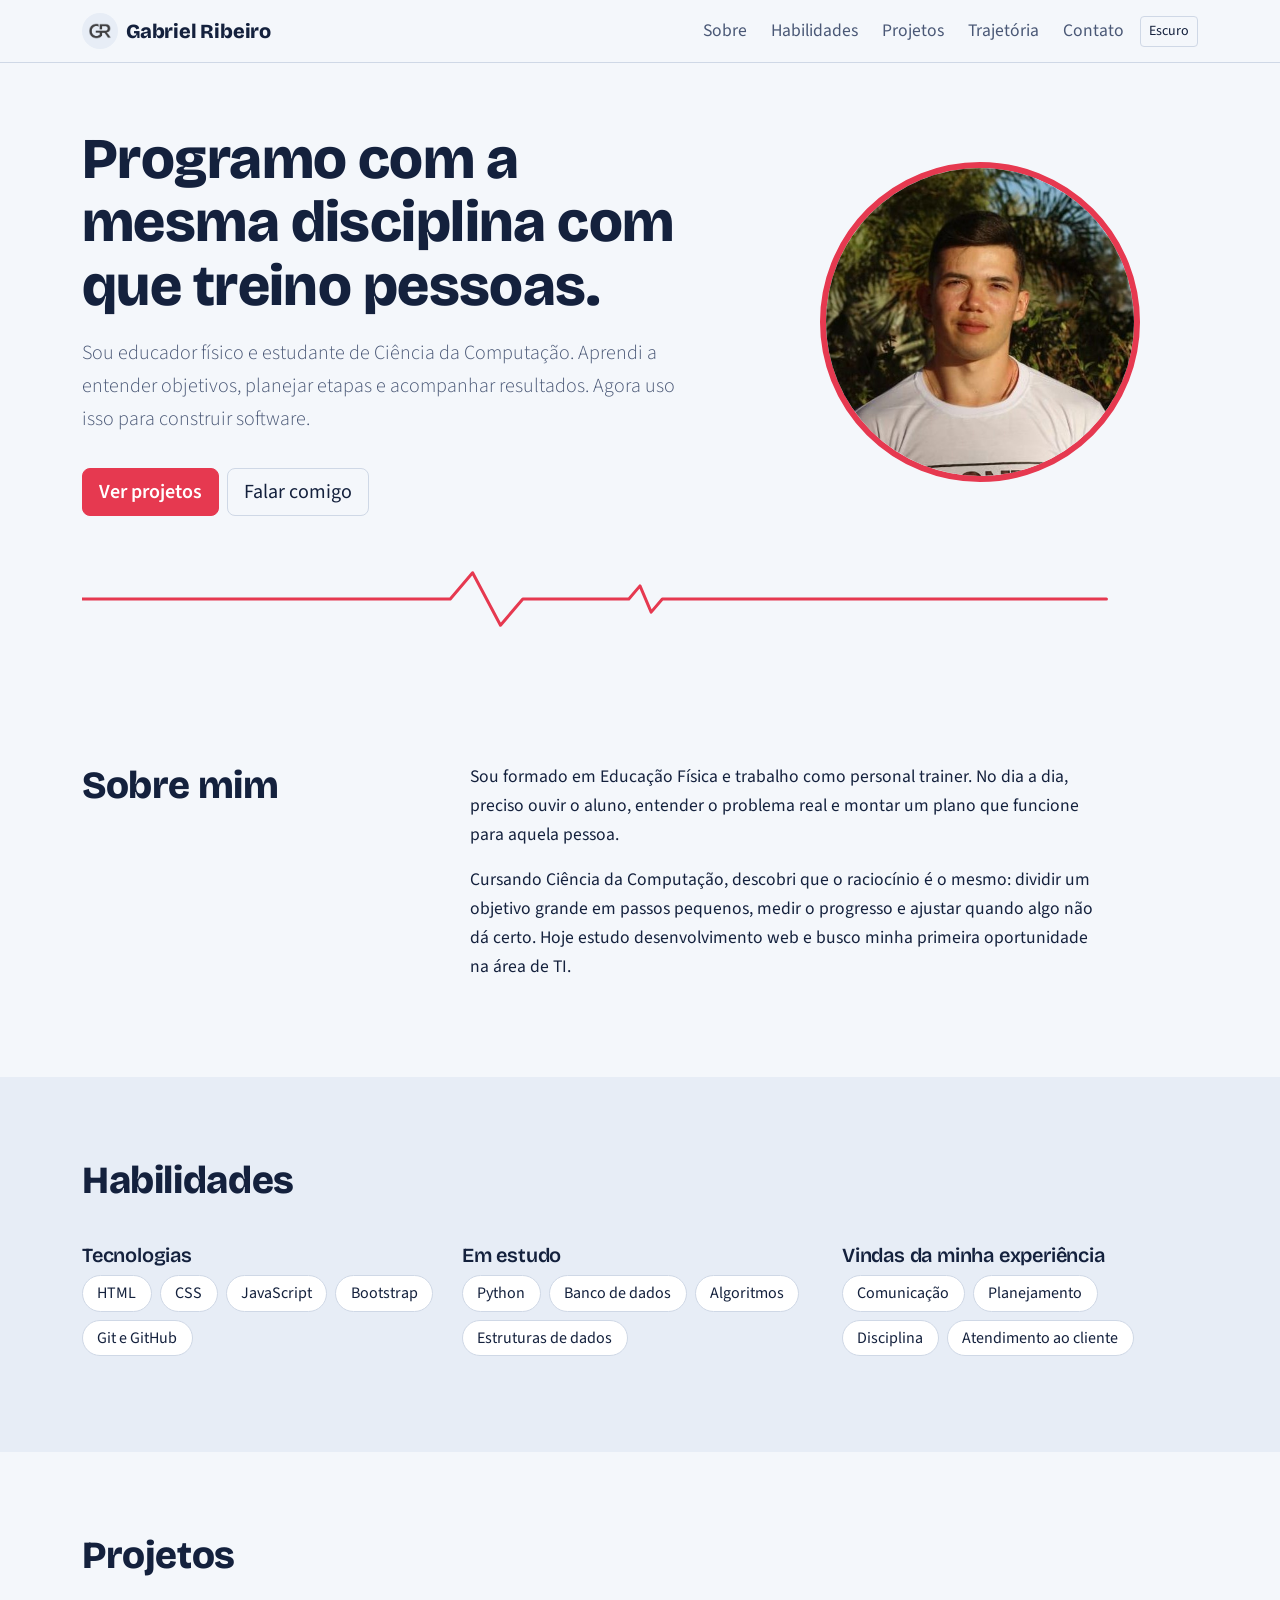
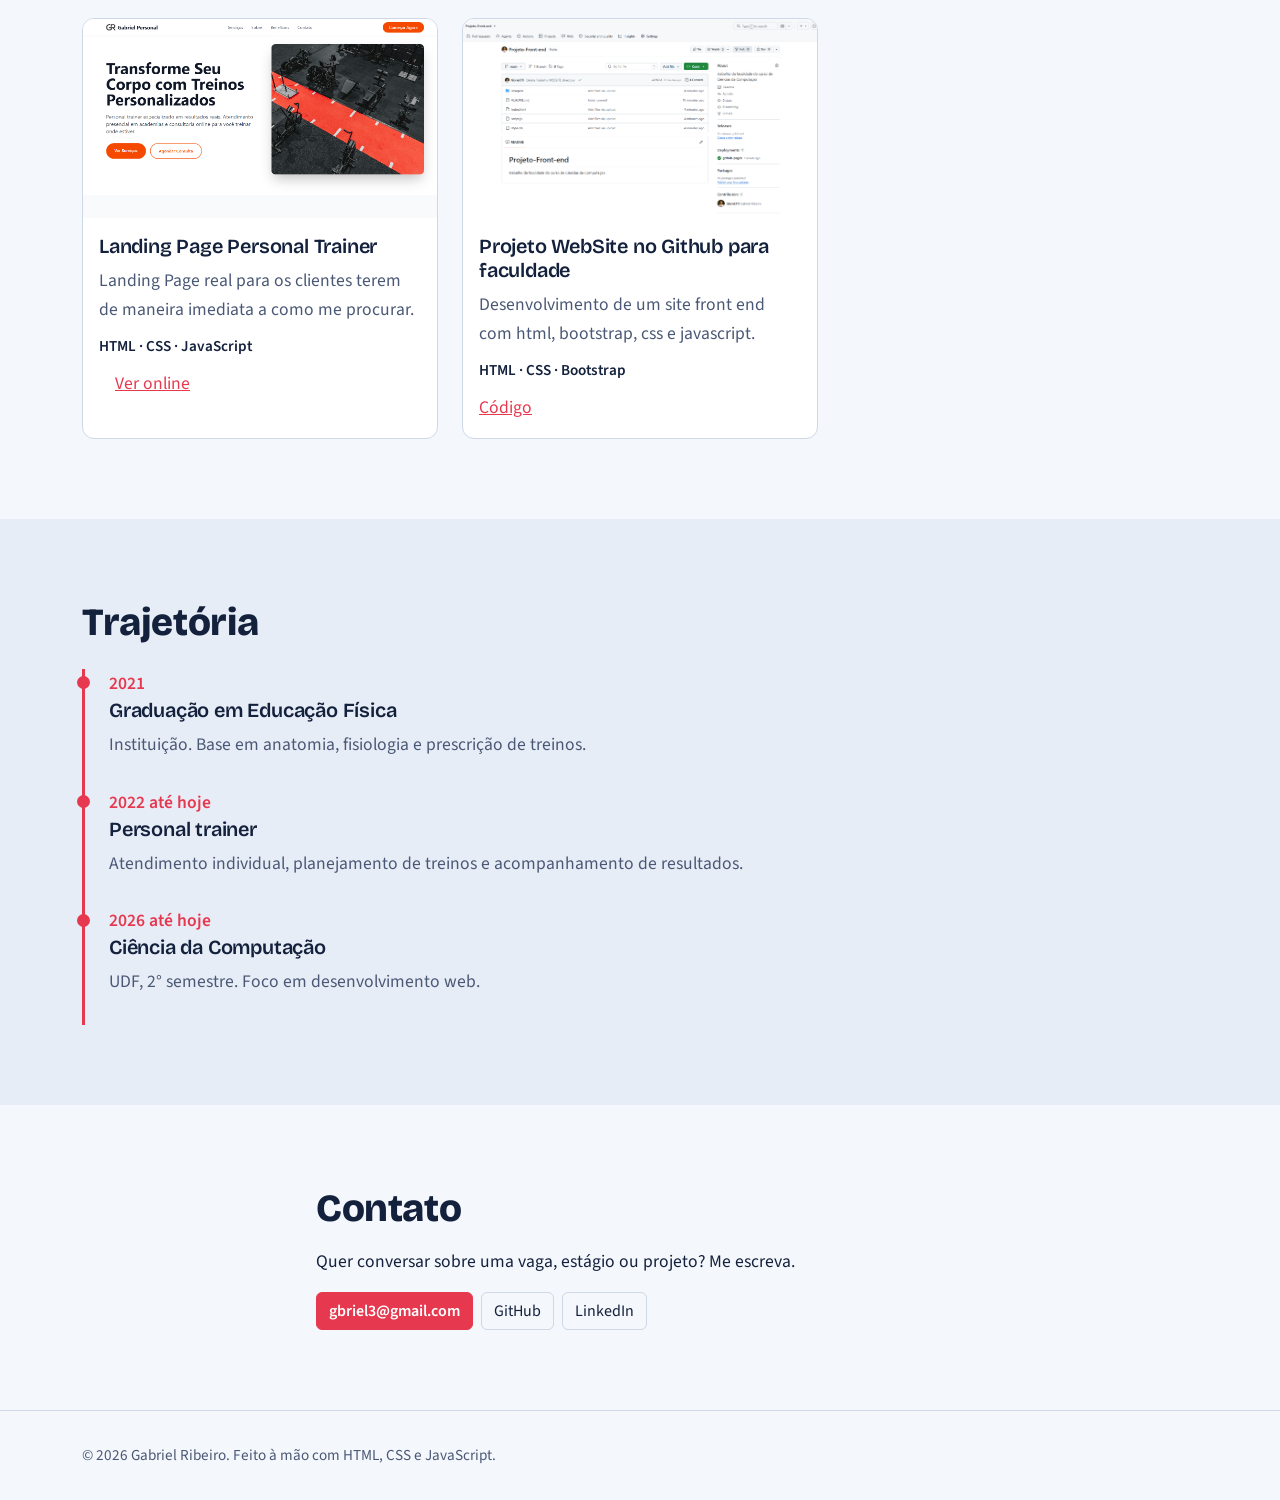
<file: index.html>
<!DOCTYPE html>
<html lang="pt-BR" data-bs-theme="light">
<head>
  <meta charset="UTF-8">
  <meta name="viewport" content="width=device-width, initial-scale=1">
  <!-- EDITE: título e descrição (aparecem no Google e ao compartilhar o link) -->
  <title>Gabriel Ribeiro | Desenvolvedor em formação</title>
  <meta name="description" content="Portfólio de Gabriel Ribeiro: educador físico e estudante de Ciência da Computação.">
  <link rel="icon" href="imagens/logo.png">

  <link href="https://cdn.jsdelivr.net/npm/bootstrap@5.3.3/dist/css/bootstrap.min.css" rel="stylesheet">
  <link href="https://fonts.googleapis.com/css2?family=Bricolage+Grotesque:wght@600;800&family=Source+Sans+3:wght@400;600&display=swap" rel="stylesheet">
  <link href="style.css" rel="stylesheet">
</head>
<body>

  <!-- MENU -->
  <nav class="navbar navbar-expand-md fixed-top">
    <div class="container">
      <a class="navbar-brand d-flex align-items-center gap-2" href="#inicio">
        <img src="imagens/logo.png" alt="Logo" class="logo" width="36px" height="36px">
        <span>Gabriel Ribeiro</span>
      </a>
      <button class="navbar-toggler" type="button" data-bs-toggle="collapse" data-bs-target="#menu" aria-label="Abrir menu">
        <span class="navbar-toggler-icon"></span>
      </button>
      <div class="collapse navbar-collapse" id="menu">
        <ul class="navbar-nav ms-auto align-items-md-center gap-md-2">
          <li class="nav-item"><a class="nav-link" href="#sobre">Sobre</a></li>
          <li class="nav-item"><a class="nav-link" href="#habilidades">Habilidades</a></li>
          <li class="nav-item"><a class="nav-link" href="#projetos">Projetos</a></li>
          <li class="nav-item"><a class="nav-link" href="#trajetoria">Trajetória</a></li>
          <li class="nav-item"><a class="nav-link" href="#contato">Contato</a></li>
          <li class="nav-item">
            <button id="tema" class="btn btn-sm btn-outline-secondary" type="button" aria-label="Alternar tema claro/escuro">Tema</button>
          </li>
        </ul>
      </div>
    </div>
  </nav>

  <main>
    <!-- INÍCIO -->
    <header id="inicio" class="hero">
      <div class="container">
        <div class="row align-items-center g-5">
          <div class="col-lg-7">
            <h1>Programo com a mesma disciplina com que treino pessoas.</h1>
            <p class="lead">
              Sou educador físico e estudante de Ciência da Computação. Aprendi a
              entender objetivos, planejar etapas e acompanhar resultados. Agora uso
              isso para construir software.
            </p>
            <div class="d-flex flex-wrap gap-2">
              <a href="#projetos" class="btn btn-pulse btn-lg">Ver projetos</a>
              <a href="#contato" class="btn btn-outline-secondary btn-lg">Falar comigo</a>
            </div>
          </div>
          <div class="col-lg-5 text-center">
            <img src="imagens/gabriel.jpg" alt="Foto de Gabriel" class="foto">
          </div>
        </div>

        <!-- Linha de batimento que vira código (animada em script.js/CSS) -->
        <svg class="pulso" viewBox="0 0 1000 80" preserveAspectRatio="none" aria-hidden="true">
          <path pathLength="1" d="M0 40 H300 L330 40 L350 10 L375 70 L395 40 H470 L490 40 L500 25 L510 55 L520 40 H1000" />
        </svg>
      </div>
    </header>

    <!-- SOBRE -->
    <section id="sobre" class="secao">
      <div class="container">
        <div class="row g-5">
          <div class="col-lg-4"><h2>Sobre mim</h2></div>
          <div class="col-lg-8 texto">
            <!-- minha história -->
            <p>
              Sou formado em Educação Física e trabalho como personal trainer. No dia a dia,
              preciso ouvir o aluno, entender o problema real e montar um plano que funcione
              para aquela pessoa.
            </p>
            <p>
              Cursando Ciência da Computação, descobri que o raciocínio é o mesmo: dividir um
              objetivo grande em passos pequenos, medir o progresso e ajustar quando algo não
              dá certo. Hoje estudo desenvolvimento web e busco minha primeira oportunidade
              na área de TI.
            </p>
          </div>
        </div>
      </div>
    </section>

    <!-- HABILIDADES -->
    <section id="habilidades" class="secao alt">
      <div class="container">
        <h2>Habilidades</h2>
        <div class="row g-4 mt-1">
          <!-- tecnologias que eu uso -->
          <div class="col-md-4">
            <h3>Tecnologias</h3>
            <ul class="tags">
              <li>HTML</li><li>CSS</li><li>JavaScript</li><li>Bootstrap</li><li>Git e GitHub</li>
            </ul>
          </div>
          <div class="col-md-4">
            <h3>Em estudo</h3>
            <ul class="tags">
              <li>Python</li><li>Banco de dados</li><li>Algoritmos</li><li>Estruturas de dados</li>
            </ul>
          </div>
          <div class="col-md-4">
            <h3>Vindas da minha experiência</h3>
            <ul class="tags">
              <li>Comunicação</li><li>Planejamento</li><li>Disciplina</li><li>Atendimento ao cliente</li>
            </ul>
          </div>
        </div>
      </div>
    </section>

    <!-- PROJETOS -->
    <section id="projetos" class="secao">
      <div class="container">
        <h2>Projetos</h2>
        <div class="row g-4 mt-1">
          <!--  "col-md-6 col-lg-4" para cada projeto novo -->
          <div class="col-md-6 col-lg-4">
            <article class="projeto">
              <img src="imagens/projeto1.png" alt="Captura do projeto 1">
              <div class="p-3">
                <h3>Landing Page Personal Trainer</h3>
                <p>Landing Page real para os clientes terem de maneira imediata a como me procurar.</p>
                <p class="stack">HTML · CSS · JavaScript</p>
                <a href="https://gbriel3.figma.site/" target="_blank" rel="noopener" class="ms-3">Ver online</a>
              </div>
            </article>
          </div>
          <div class="col-md-6 col-lg-4">
            <article class="projeto">
              <img src="imagens/projeto2.png" alt="Captura do projeto 2">
              <div class="p-3">
                <h3>Projeto WebSite no Github para faculdade</h3>
                <p>Desenvolvimento de um site front end com html, bootstrap, css e javascript.</p>
                <p class="stack">HTML · CSS · Bootstrap</p>
                <a href="https://github.com/Gbriel3Ti/Projeto-Front-end" target="_blank" rel="noopener">Código</a>
              </div>
            </article>
          </div>
        </div>
      </div>
    </section>

    <!-- TRAJETÓRIA -->
    <section id="trajetoria" class="secao alt">
      <div class="container">
        <h2>Trajetória</h2>
        <ol class="linha mt-4">
          <!-- anos, instituições e descrições -->
          <li>
            <span class="ano">2021</span>
            <h3>Graduação em Educação Física</h3>
            <p>Instituição. Base em anatomia, fisiologia e prescrição de treinos.</p>
          </li>
          <li>
            <span class="ano">2022 até hoje</span>
            <h3>Personal trainer</h3>
            <p>Atendimento individual, planejamento de treinos e acompanhamento de resultados.</p>
          </li>
          <li>
            <span class="ano">2026 até hoje</span>
            <h3>Ciência da Computação</h3>
            <p>UDF, 2° semestre. Foco em desenvolvimento web.</p>
          </li>
        </ol>
      </div>
    </section>

    <!-- CONTATO -->
    <section id="contato" class="secao">
      <div class="container texto">
        <h2>Contato</h2>
        <p>Quer conversar sobre uma vaga, estágio ou projeto? Me escreva.</p>
        <div class="d-flex flex-wrap gap-2">
          <!-- EDITE: seus links -->
          <a class="btn btn-pulse" href="mailto:gbriel3@gmail.com">gbriel3@gmail.com</a>
          <a class="btn btn-outline-secondary" href="https://github.com/gbriel3ti" target="_blank" rel="noopener">GitHub</a>
          <a class="btn btn-outline-secondary" href="https://www.linkedin.com/in/gabriel-ribeiro-da-silva-602a09159/" target="_blank" rel="noopener">LinkedIn</a>
        </div>
      </div>
    </section>
  </main>

  <footer class="rodape">
    <div class="container">© <span id="ano"></span> Gabriel Ribeiro. Feito à mão com HTML, CSS e JavaScript.</div>
  </footer>

  <script src="https://cdn.jsdelivr.net/npm/bootstrap@5.3.3/dist/js/bootstrap.bundle.min.js"></script>
  <script src="script.js"></script>
</body>
</html>
</file>
<file: style.css>
/* ===== CORES (edite aqui para mudar o visual inteiro) ===== */
:root {
  --fundo: #f4f7fb;
  --fundo-alt: #e7edf6;
  --texto: #14213d;
  --texto-suave: #4a5876;
  --pulso: #e63950;      /* cor de destaque (batimento) */
  --pulso-escuro: #c42b40;
  --borda: #cfd8e6;
  --superficie: #ffffff;
}
[data-bs-theme="dark"] {
  --fundo: #0f1a30;
  --fundo-alt: #15233f;
  --texto: #eef2fa;
  --texto-suave: #a9b6d0;
  --pulso: #ff5a6e;
  --pulso-escuro: #ff7686;
  --borda: #2a3b5e;
  --superficie: #182847;
}

html { scroll-behavior: smooth; scroll-padding-top: 70px; }
body {
  background: var(--fundo);
  color: var(--texto);
  font-family: "Source Sans 3", system-ui, sans-serif;
  font-size: 1.1rem;
  line-height: 1.65;
}
h1, h2, h3, .navbar-brand {
  font-family: "Bricolage Grotesque", system-ui, sans-serif;
  letter-spacing: -0.01em;
}
a { color: var(--pulso); }
a:hover { color: var(--pulso-escuro); }

/* ===== MENU ===== */
.navbar { background: var(--fundo); border-bottom: 1px solid var(--borda); }
.navbar-brand { color: var(--texto); font-weight: 800; }
.nav-link { color: var(--texto-suave); }
.nav-link:hover { color: var(--pulso); }
.logo { border-radius: 50%; object-fit: cover; background: var(--fundo-alt); }

/* ===== BOTÕES ===== */
.btn-pulse { background: var(--pulso); border-color: var(--pulso); color: #fff; font-weight: 600; }
.btn-pulse:hover { background: var(--pulso-escuro); border-color: var(--pulso-escuro); color: #fff; }
.btn-outline-secondary { color: var(--texto); border-color: var(--borda); }
.btn-outline-secondary:hover { background: var(--fundo-alt); color: var(--texto); border-color: var(--texto-suave); }
a:focus-visible, button:focus-visible { outline: 3px solid var(--pulso); outline-offset: 2px; }

/* ===== INÍCIO ===== */
.hero { padding: 8rem 0 3rem; overflow: hidden; }
.hero h1 { font-size: clamp(2.2rem, 5vw, 3.6rem); font-weight: 800; line-height: 1.1; margin-bottom: 1.2rem; }
.hero .lead { color: var(--texto-suave); max-width: 38rem; margin-bottom: 2rem; }
.foto {
  width: min(100%, 320px);
  aspect-ratio: 1;
  object-fit: cover;
  border-radius: 50%;
  border: 6px solid var(--pulso);
  background: var(--fundo-alt);
}

/* Linha de batimento: desenha uma vez ao carregar a página */
.pulso { display: block; width: 100%; height: 70px; margin-top: 3rem; }
.pulso path {
  fill: none;
  stroke: var(--pulso);
  stroke-width: 3;
  stroke-linecap: round;
  stroke-linejoin: round;
  vector-effect: non-scaling-stroke;
  stroke-dasharray: 1;
  stroke-dashoffset: 1;
  animation: desenhar 2.2s ease-out 0.3s forwards;
}
@keyframes desenhar { to { stroke-dashoffset: 0; } }

/* ===== SEÇÕES ===== */
.secao { padding: 5rem 0; }
.secao.alt { background: var(--fundo-alt); }
h2 { font-size: clamp(1.8rem, 3.5vw, 2.4rem); font-weight: 800; margin-bottom: 1rem; }
h3 { font-size: 1.25rem; font-weight: 600; }
.texto { max-width: 42rem; }

/* Habilidades */
.tags { list-style: none; padding: 0; display: flex; flex-wrap: wrap; gap: .5rem; }
.tags li {
  background: var(--superficie);
  border: 1px solid var(--borda);
  border-radius: 999px;
  padding: .25rem .9rem;
  font-size: 1rem;
}

/* Projetos */
.projeto {
  height: 100%;
  background: var(--superficie);
  border: 1px solid var(--borda);
  border-radius: 12px;
  overflow: hidden;
}
.projeto img { width: 100%; aspect-ratio: 16 / 9; object-fit: cover; background: var(--fundo-alt); display: block; }
.projeto p { color: var(--texto-suave); margin-bottom: .6rem; }
.projeto .stack { font-size: .95rem; font-weight: 600; color: var(--texto); }

/* Trajetória (é uma sequência no tempo, por isso a linha vertical) */
.linha { list-style: none; margin: 0; padding: 0 0 0 1.5rem; border-left: 3px solid var(--pulso); max-width: 42rem; }
.linha li { position: relative; padding-bottom: 1.8rem; }
.linha li::before {
  content: "";
  position: absolute;
  left: calc(-1.5rem - 8px);
  top: .45rem;
  width: 13px; height: 13px;
  border-radius: 50%;
  background: var(--pulso);
}
.linha .ano { font-weight: 600; color: var(--pulso); }
.linha p { color: var(--texto-suave); margin: 0; }

/* Rodapé */
.rodape { padding: 2rem 0; border-top: 1px solid var(--borda); color: var(--texto-suave); font-size: .95rem; }

@media (prefers-reduced-motion: reduce) {
  html { scroll-behavior: auto; }
  .pulso path { animation: none; stroke-dashoffset: 0; }
}
</file>
